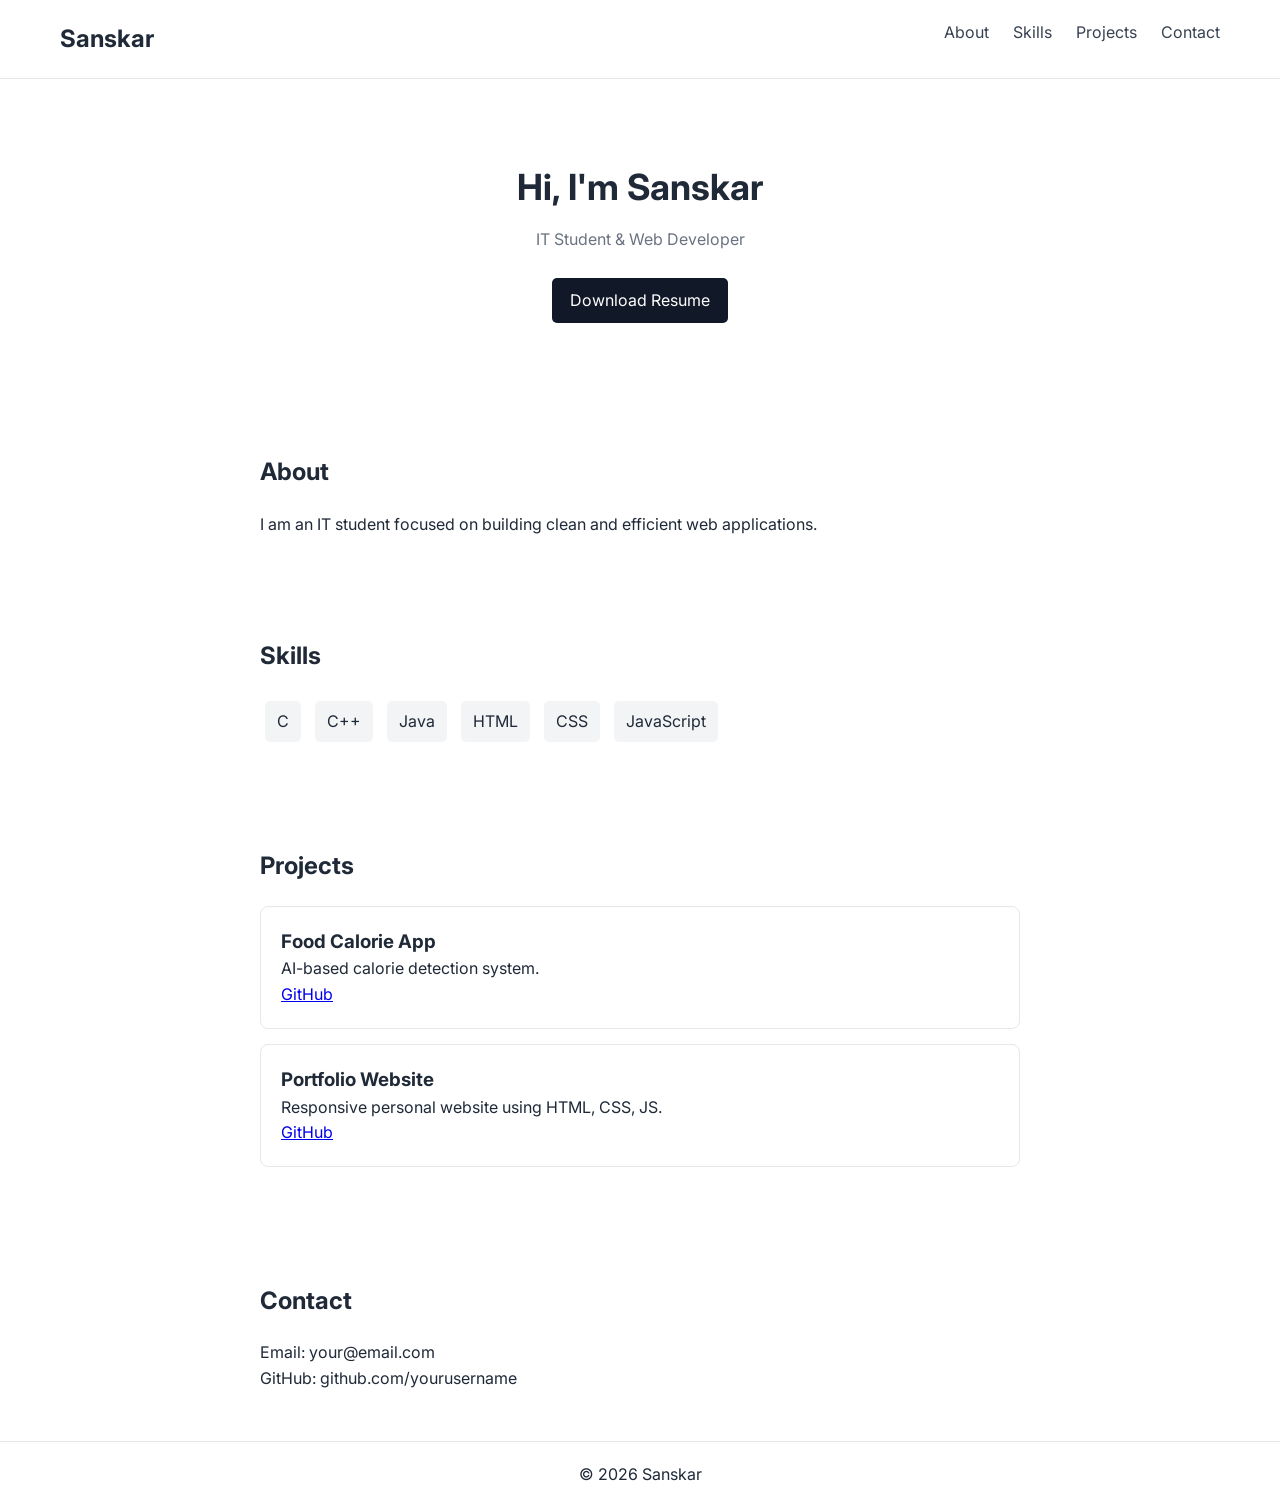
<file: index.html>
<!DOCTYPE html>
<html lang="en">
<head>
<meta charset="UTF-8">
<meta name="viewport" content="width=device-width, initial-scale=1.0">
<title>Portfolio</title>

<link rel="stylesheet" href="style.css">

<!-- Font -->
<link href="https://fonts.googleapis.com/css2?family=Inter&display=swap" rel="stylesheet">
</head>

<body>

<!-- NAVBAR -->
<header class="navbar">
    <h2>Sanskar</h2> <!-- CHANGE -->
    <nav>
        <a href="#about">About</a>
        <a href="#skills">Skills</a>
        <a href="#projects">Projects</a>
        <a href="#contact">Contact</a>
    </nav>
</header>

<!-- HERO -->
<section class="hero">
    <h1>Hi, I'm Sanskar</h1>
    <p>IT Student & Web Developer</p>
    <a href="resume.pdf" class="btn">Download Resume</a>
</section>

<!-- ABOUT -->
<section id="about" class="section">
    <h2>About</h2>
    <p>
        I am an IT student focused on building clean and efficient web applications.
    </p>
</section>

<!-- SKILLS -->
<section id="skills" class="section">
    <h2>Skills</h2>
    <div class="skills">
        <span>C</span>
        <span>C++</span>
        <span>Java</span>
        <span>HTML</span>
        <span>CSS</span>
        <span>JavaScript</span>
    </div>
</section>

<!-- PROJECTS -->
<section id="projects" class="section">
    <h2>Projects</h2>

    <div class="card">
        <h3>Food Calorie App</h3>
        <p>AI-based calorie detection system.</p>
        <a href="#">GitHub</a>
    </div>

    <div class="card">
        <h3>Portfolio Website</h3>
        <p>Responsive personal website using HTML, CSS, JS.</p>
        <a href="#">GitHub</a>
    </div>

</section>

<!-- CONTACT -->
<section id="contact" class="section">
    <h2>Contact</h2>
    <p>Email: your@email.com</p>
    <p>GitHub: github.com/yourusername</p>
</section>

<!-- FOOTER -->
<footer>
    <p>© 2026 Sanskar</p>
</footer>

<script src="script.js"></script>
</body>
</html>
</file>
<file: style.css>
*{
    margin:0;
    padding:0;
    box-sizing:border-box;
    font-family:'Inter',sans-serif;
}

body{
    background:#ffffff;
    color:#1f2937;
    line-height:1.6;
}

/* NAVBAR */
.navbar{
    display:flex;
    justify-content:space-between;
    padding:20px 60px;
    border-bottom:1px solid #e5e7eb;
}

.navbar a{
    margin-left:20px;
    text-decoration:none;
    color:#374151;
}

/* HERO */
.hero{
    text-align:center;
    padding:80px 20px;
}

.hero h1{
    font-size:36px;
}

.hero p{
    margin:10px 0;
    color:#6b7280;
}

/* BUTTON */
.btn{
    display:inline-block;
    margin-top:15px;
    padding:10px 18px;
    background:#111827;
    color:white;
    text-decoration:none;
    border-radius:5px;
}

/* SECTION */
.section{
    max-width:800px;
    margin:auto;
    padding:50px 20px;
}

.section h2{
    margin-bottom:20px;
}

/* SKILLS */
.skills span{
    display:inline-block;
    padding:8px 12px;
    margin:5px;
    background:#f3f4f6;
    border-radius:5px;
}

/* CARDS */
.card{
    border:1px solid #e5e7eb;
    padding:20px;
    margin:15px 0;
    border-radius:8px;
}

/* FOOTER */
footer{
    text-align:center;
    padding:20px;
    border-top:1px solid #e5e7eb;
}
</file>
